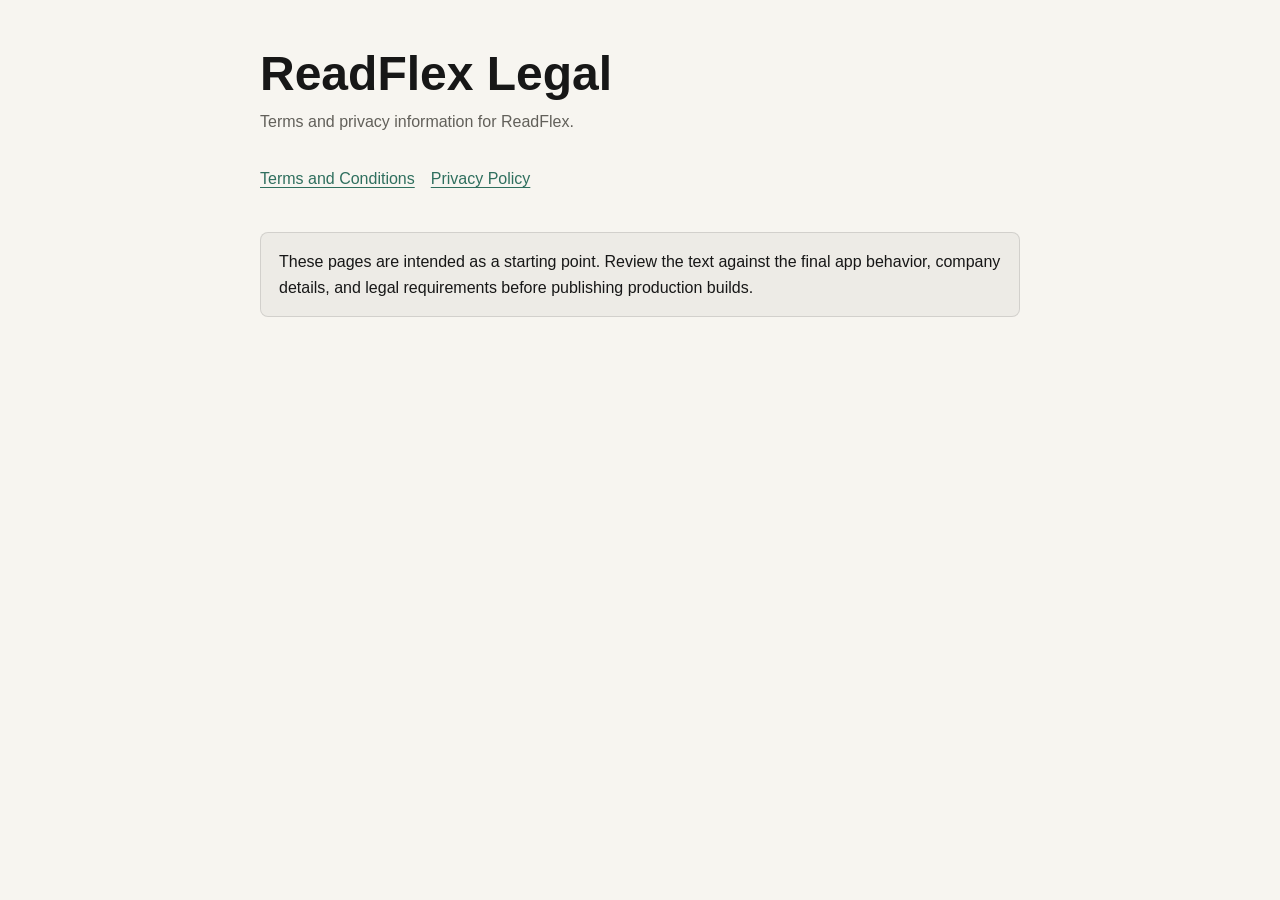
<file: readflex/index.html>
<!doctype html>
<html lang="en">
  <head>
    <meta charset="utf-8">
    <meta name="viewport" content="width=device-width, initial-scale=1">
    <title>ReadFlex Legal</title>
    <link rel="stylesheet" href="styles.css">
  </head>
  <body>
    <main>
      <h1>ReadFlex Legal</h1>
      <p class="meta">Terms and privacy information for ReadFlex.</p>
      <nav aria-label="Legal documents">
        <a href="terms/">Terms and Conditions</a>
        <a href="privacy/">Privacy Policy</a>
      </nav>
      <p class="notice">These pages are intended as a starting point. Review the text against the final app behavior, company details, and legal requirements before publishing production builds.</p>
    </main>
  </body>
</html>
</file>
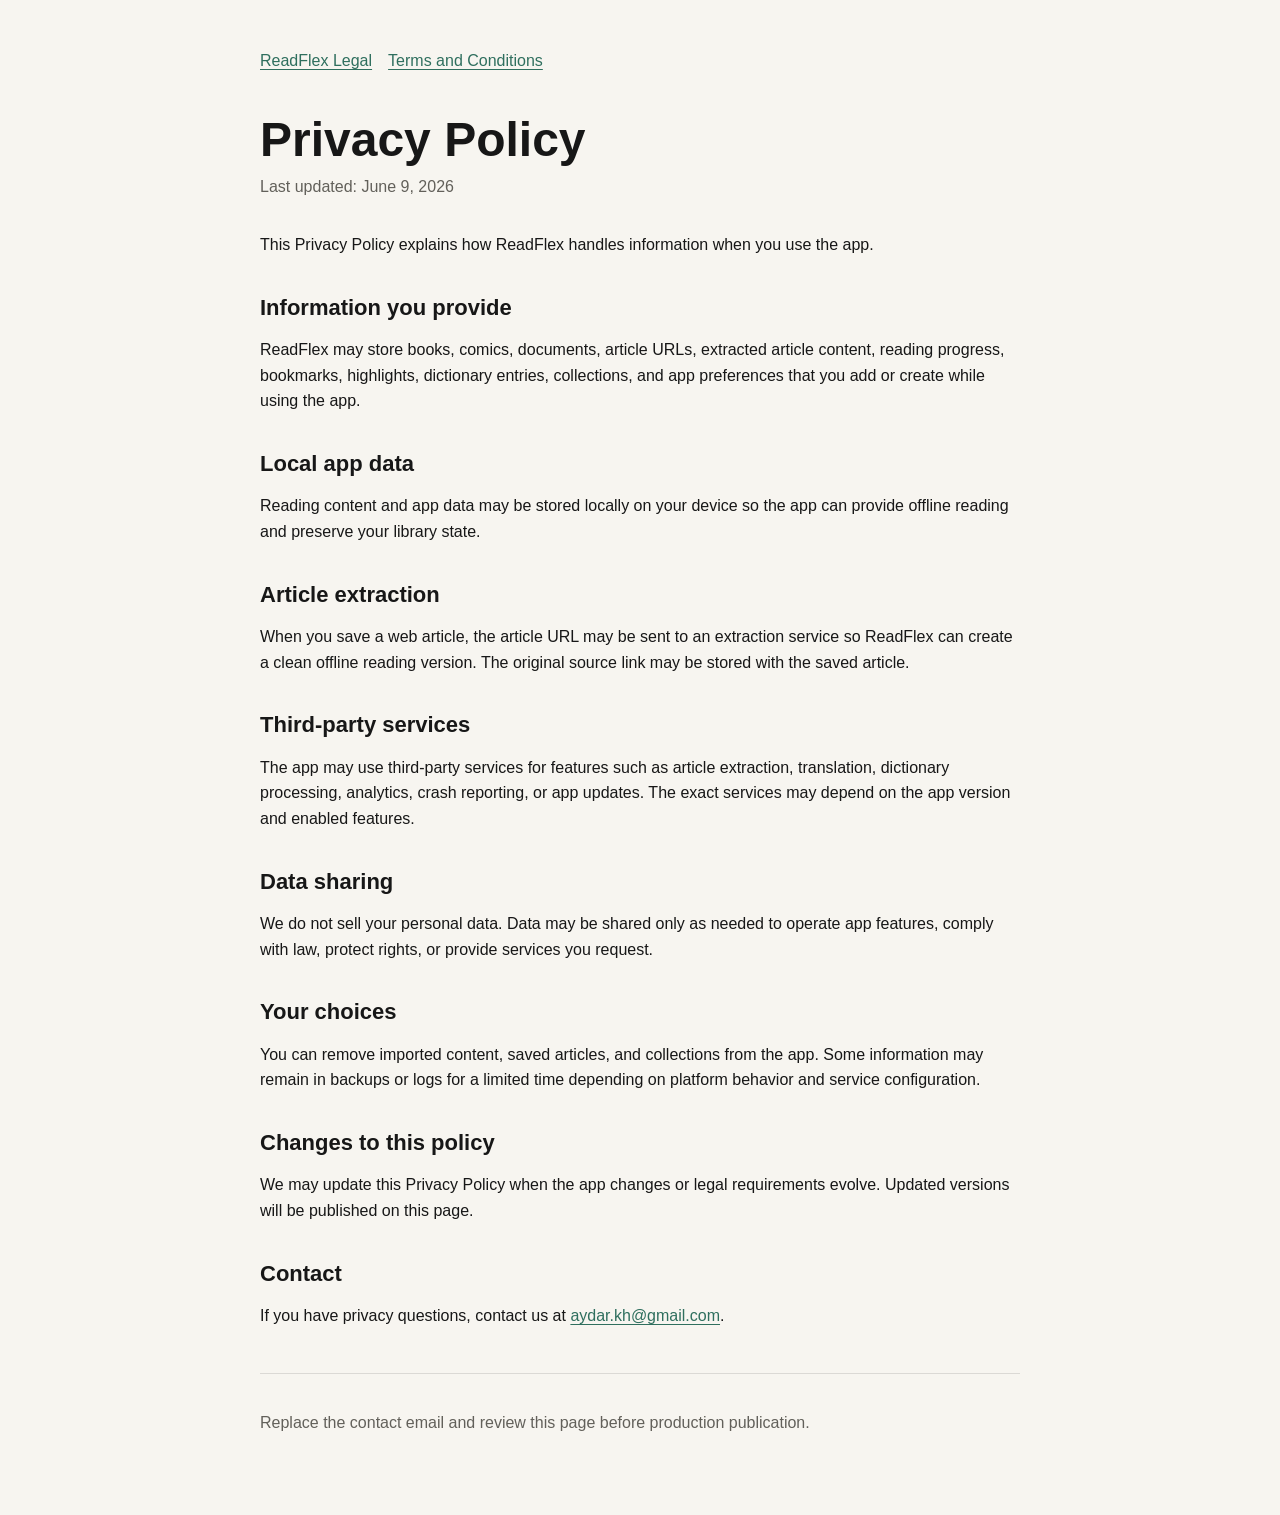
<file: readflex/privacy/index.html>
<!doctype html>
<html lang="en">
  <head>
    <meta charset="utf-8">
    <meta name="viewport" content="width=device-width, initial-scale=1">
    <title>ReadFlex Privacy Policy</title>
    <link rel="stylesheet" href="../styles.css">
  </head>
  <body>
    <main>
      <nav aria-label="Legal documents">
        <a href="../">ReadFlex Legal</a>
        <a href="../terms/">Terms and Conditions</a>
      </nav>
      <h1>Privacy Policy</h1>
      <p class="meta">Last updated: June 9, 2026</p>

      <p>This Privacy Policy explains how ReadFlex handles information when you use the app.</p>

      <h2>Information you provide</h2>
      <p>ReadFlex may store books, comics, documents, article URLs, extracted article content, reading progress, bookmarks, highlights, dictionary entries, collections, and app preferences that you add or create while using the app.</p>

      <h2>Local app data</h2>
      <p>Reading content and app data may be stored locally on your device so the app can provide offline reading and preserve your library state.</p>

      <h2>Article extraction</h2>
      <p>When you save a web article, the article URL may be sent to an extraction service so ReadFlex can create a clean offline reading version. The original source link may be stored with the saved article.</p>

      <h2>Third-party services</h2>
      <p>The app may use third-party services for features such as article extraction, translation, dictionary processing, analytics, crash reporting, or app updates. The exact services may depend on the app version and enabled features.</p>

      <h2>Data sharing</h2>
      <p>We do not sell your personal data. Data may be shared only as needed to operate app features, comply with law, protect rights, or provide services you request.</p>

      <h2>Your choices</h2>
      <p>You can remove imported content, saved articles, and collections from the app. Some information may remain in backups or logs for a limited time depending on platform behavior and service configuration.</p>

      <h2>Changes to this policy</h2>
      <p>We may update this Privacy Policy when the app changes or legal requirements evolve. Updated versions will be published on this page.</p>

      <h2>Contact</h2>
      <p>If you have privacy questions, contact us at <a href="mailto:aydar.kh@gmail.com">aydar.kh@gmail.com</a>.</p>

      <footer>
        <p>Replace the contact email and review this page before production publication.</p>
      </footer>
    </main>
  </body>
</html>
</file>
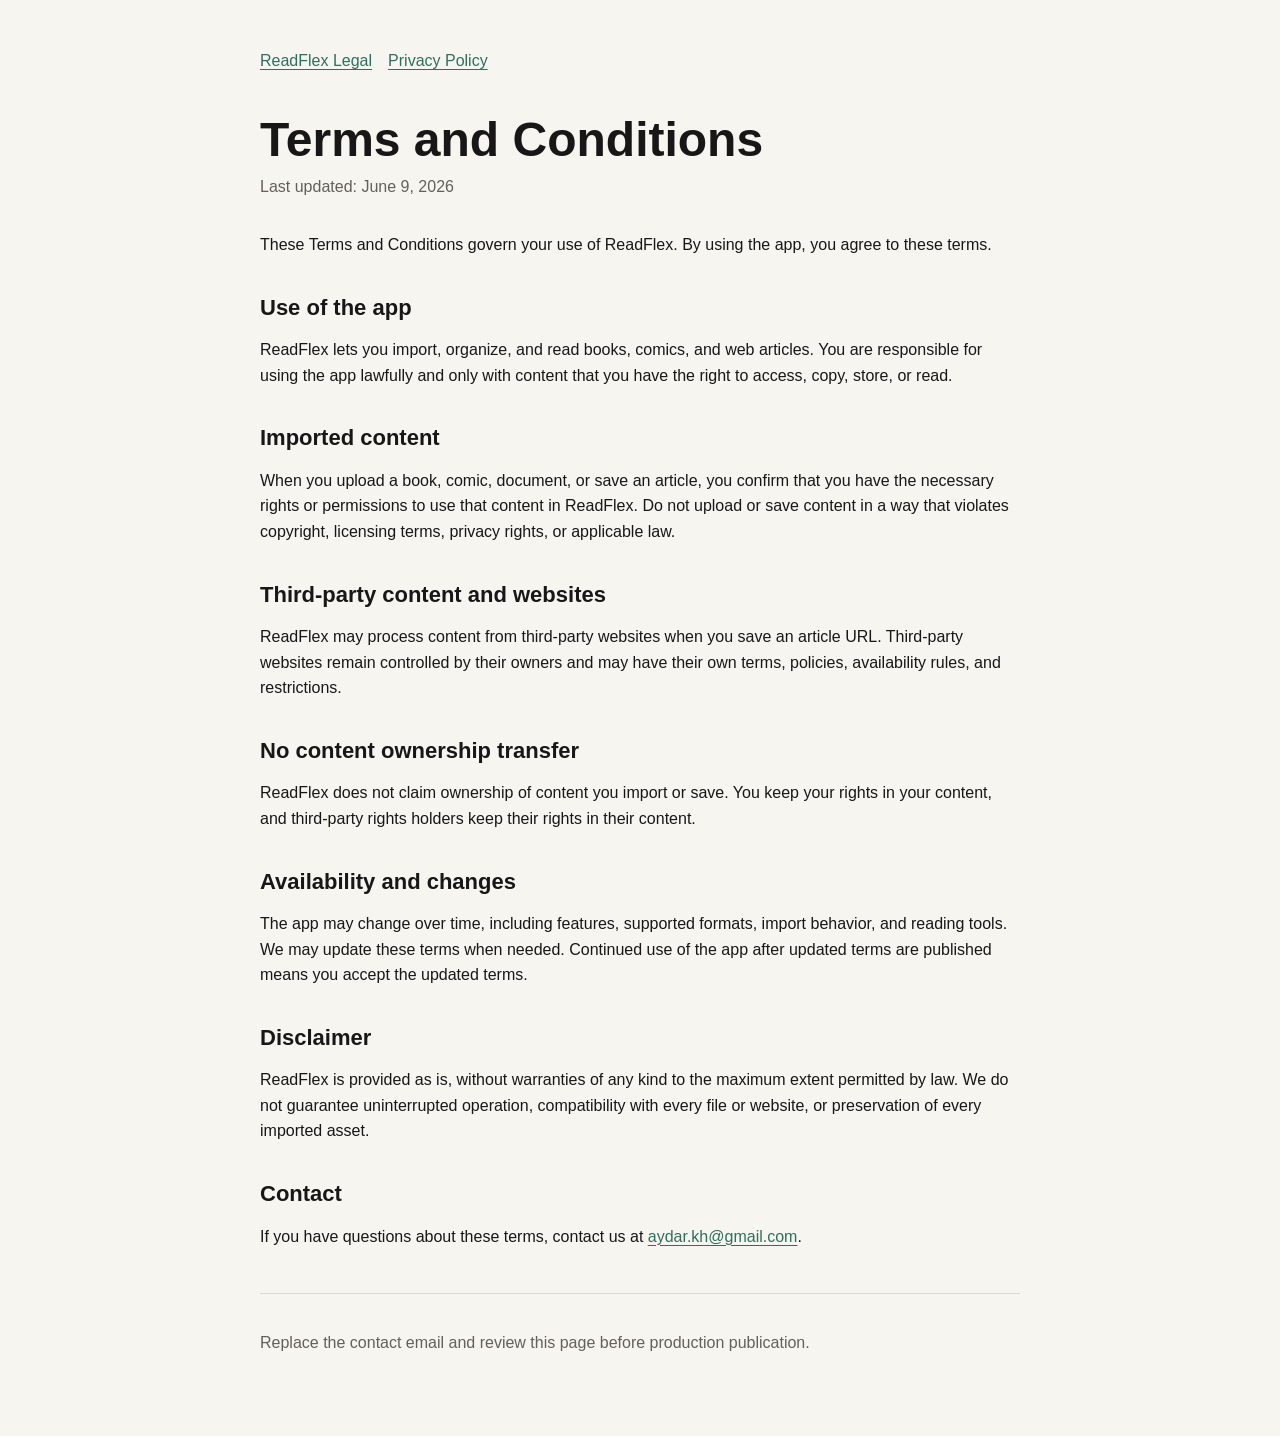
<file: readflex/terms/index.html>
<!doctype html>
<html lang="en">
  <head>
    <meta charset="utf-8">
    <meta name="viewport" content="width=device-width, initial-scale=1">
    <title>ReadFlex Terms and Conditions</title>
    <link rel="stylesheet" href="../styles.css">
  </head>
  <body>
    <main>
      <nav aria-label="Legal documents">
        <a href="../">ReadFlex Legal</a>
        <a href="../privacy/">Privacy Policy</a>
      </nav>
      <h1>Terms and Conditions</h1>
      <p class="meta">Last updated: June 9, 2026</p>

      <p>These Terms and Conditions govern your use of ReadFlex. By using the app, you agree to these terms.</p>

      <h2>Use of the app</h2>
      <p>ReadFlex lets you import, organize, and read books, comics, and web articles. You are responsible for using the app lawfully and only with content that you have the right to access, copy, store, or read.</p>

      <h2>Imported content</h2>
      <p>When you upload a book, comic, document, or save an article, you confirm that you have the necessary rights or permissions to use that content in ReadFlex. Do not upload or save content in a way that violates copyright, licensing terms, privacy rights, or applicable law.</p>

      <h2>Third-party content and websites</h2>
      <p>ReadFlex may process content from third-party websites when you save an article URL. Third-party websites remain controlled by their owners and may have their own terms, policies, availability rules, and restrictions.</p>

      <h2>No content ownership transfer</h2>
      <p>ReadFlex does not claim ownership of content you import or save. You keep your rights in your content, and third-party rights holders keep their rights in their content.</p>

      <h2>Availability and changes</h2>
      <p>The app may change over time, including features, supported formats, import behavior, and reading tools. We may update these terms when needed. Continued use of the app after updated terms are published means you accept the updated terms.</p>

      <h2>Disclaimer</h2>
      <p>ReadFlex is provided as is, without warranties of any kind to the maximum extent permitted by law. We do not guarantee uninterrupted operation, compatibility with every file or website, or preservation of every imported asset.</p>

      <h2>Contact</h2>
      <p>If you have questions about these terms, contact us at <a href="mailto:aydar.kh@gmail.com">aydar.kh@gmail.com</a>.</p>

      <footer>
        <p>Replace the contact email and review this page before production publication.</p>
      </footer>
    </main>
  </body>
</html>
</file>
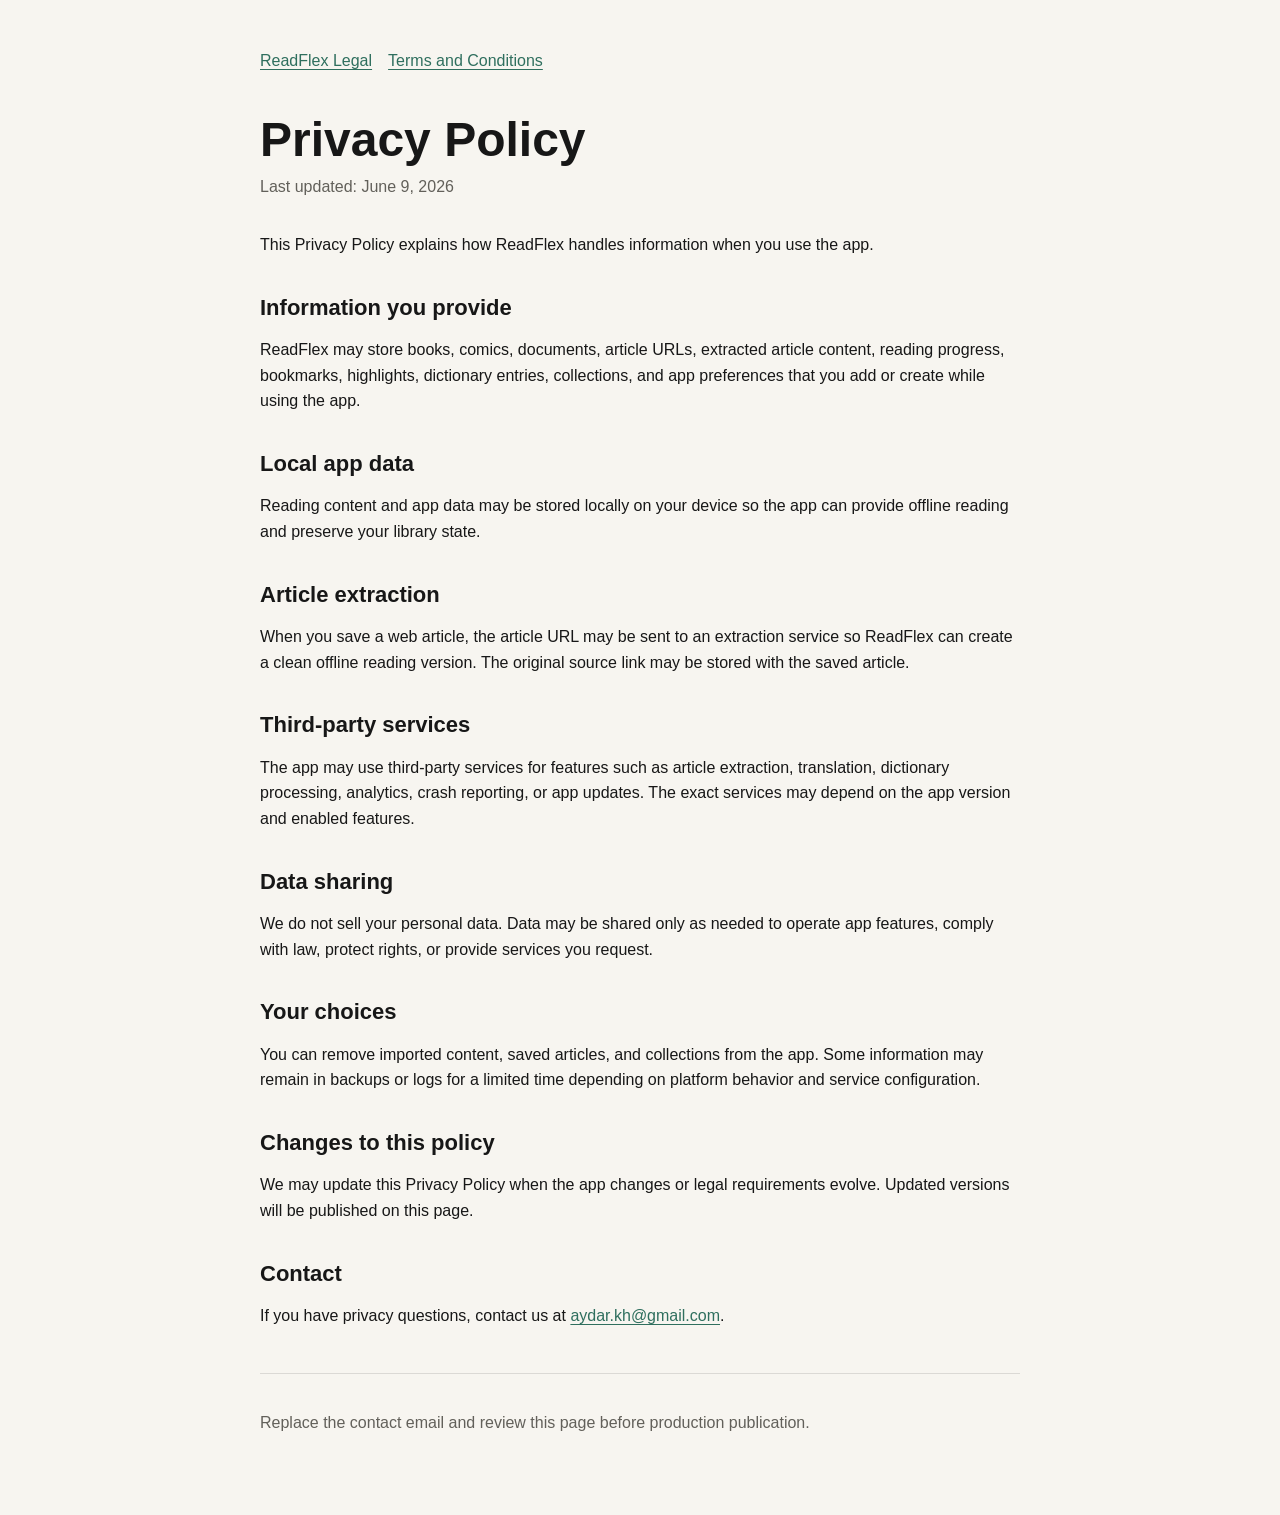
<file: readflex/privacy.html>
<!doctype html>
<html lang="en">
  <head>
    <meta charset="utf-8">
    <meta name="viewport" content="width=device-width, initial-scale=1">
    <meta http-equiv="refresh" content="0; url=privacy/">
    <link rel="canonical" href="privacy/">
    <title>ReadFlex Privacy Policy</title>
  </head>
  <body>
    <p><a href="privacy/">Privacy Policy</a></p>
  </body>
</html>
</file>
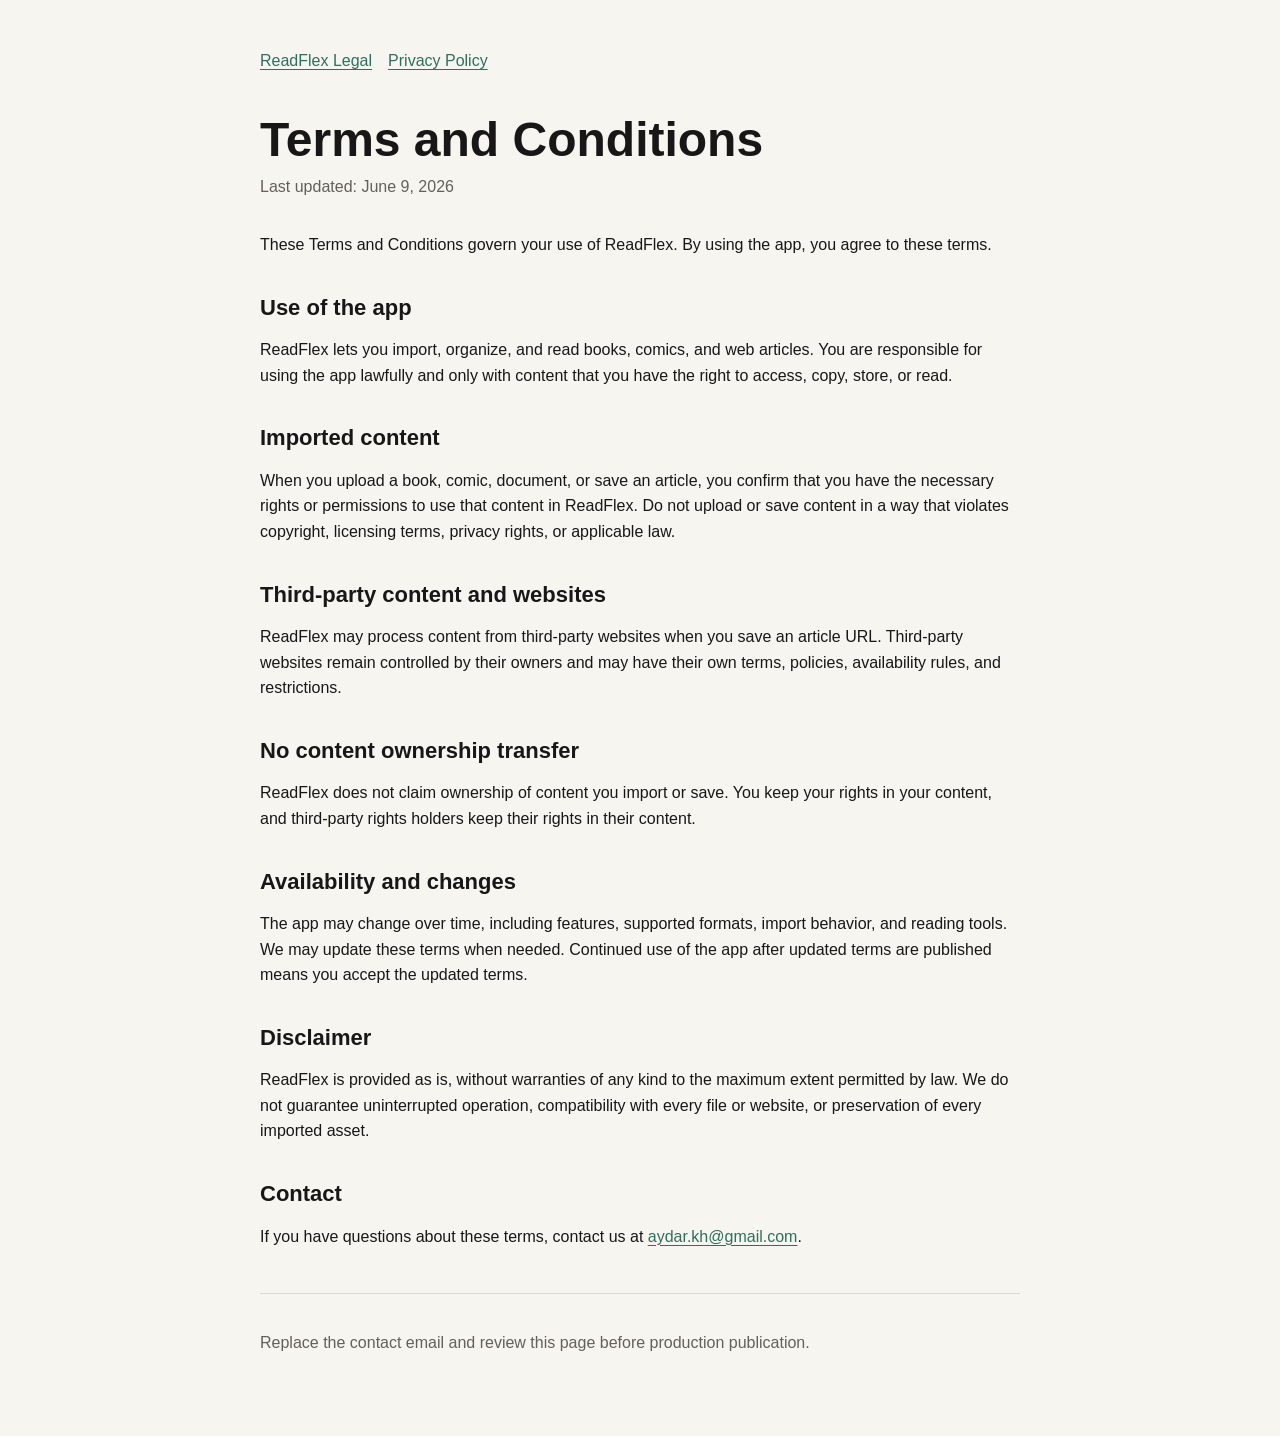
<file: readflex/terms.html>
<!doctype html>
<html lang="en">
  <head>
    <meta charset="utf-8">
    <meta name="viewport" content="width=device-width, initial-scale=1">
    <meta http-equiv="refresh" content="0; url=terms/">
    <link rel="canonical" href="terms/">
    <title>ReadFlex Terms and Conditions</title>
  </head>
  <body>
    <p><a href="terms/">Terms and Conditions</a></p>
  </body>
</html>
</file>
<file: readflex/styles.css>
:root {
  color-scheme: light dark;
  --bg: #f7f5f0;
  --fg: #171717;
  --muted: #62605a;
  --line: rgba(23, 23, 23, 0.12);
  --accent: #2f6f5e;
}

@media (prefers-color-scheme: dark) {
  :root {
    --bg: #151515;
    --fg: #f4f1ea;
    --muted: #bbb5aa;
    --line: rgba(244, 241, 234, 0.14);
    --accent: #7ac6ae;
  }
}

* {
  box-sizing: border-box;
}

body {
  margin: 0;
  background: var(--bg);
  color: var(--fg);
  font-family: -apple-system, BlinkMacSystemFont, "Segoe UI", sans-serif;
  line-height: 1.6;
}

main {
  width: min(760px, calc(100% - 32px));
  margin: 0 auto;
  padding: 48px 0 64px;
}

nav {
  display: flex;
  gap: 16px;
  flex-wrap: wrap;
  margin-bottom: 40px;
}

a {
  color: var(--accent);
  text-decoration-thickness: 1px;
  text-underline-offset: 3px;
}

h1 {
  margin: 0 0 8px;
  font-size: clamp(32px, 6vw, 48px);
  line-height: 1.1;
  letter-spacing: 0;
}

h2 {
  margin: 36px 0 12px;
  font-size: 22px;
  line-height: 1.25;
  letter-spacing: 0;
}

p,
li {
  font-size: 16px;
}

ul {
  padding-left: 24px;
}

.meta {
  margin: 0 0 32px;
  color: var(--muted);
}

.notice {
  padding: 16px 18px;
  border: 1px solid var(--line);
  border-radius: 8px;
  background: color-mix(in srgb, var(--fg) 4%, transparent);
}

footer {
  margin-top: 44px;
  padding-top: 20px;
  border-top: 1px solid var(--line);
  color: var(--muted);
  font-size: 14px;
}
</file>
